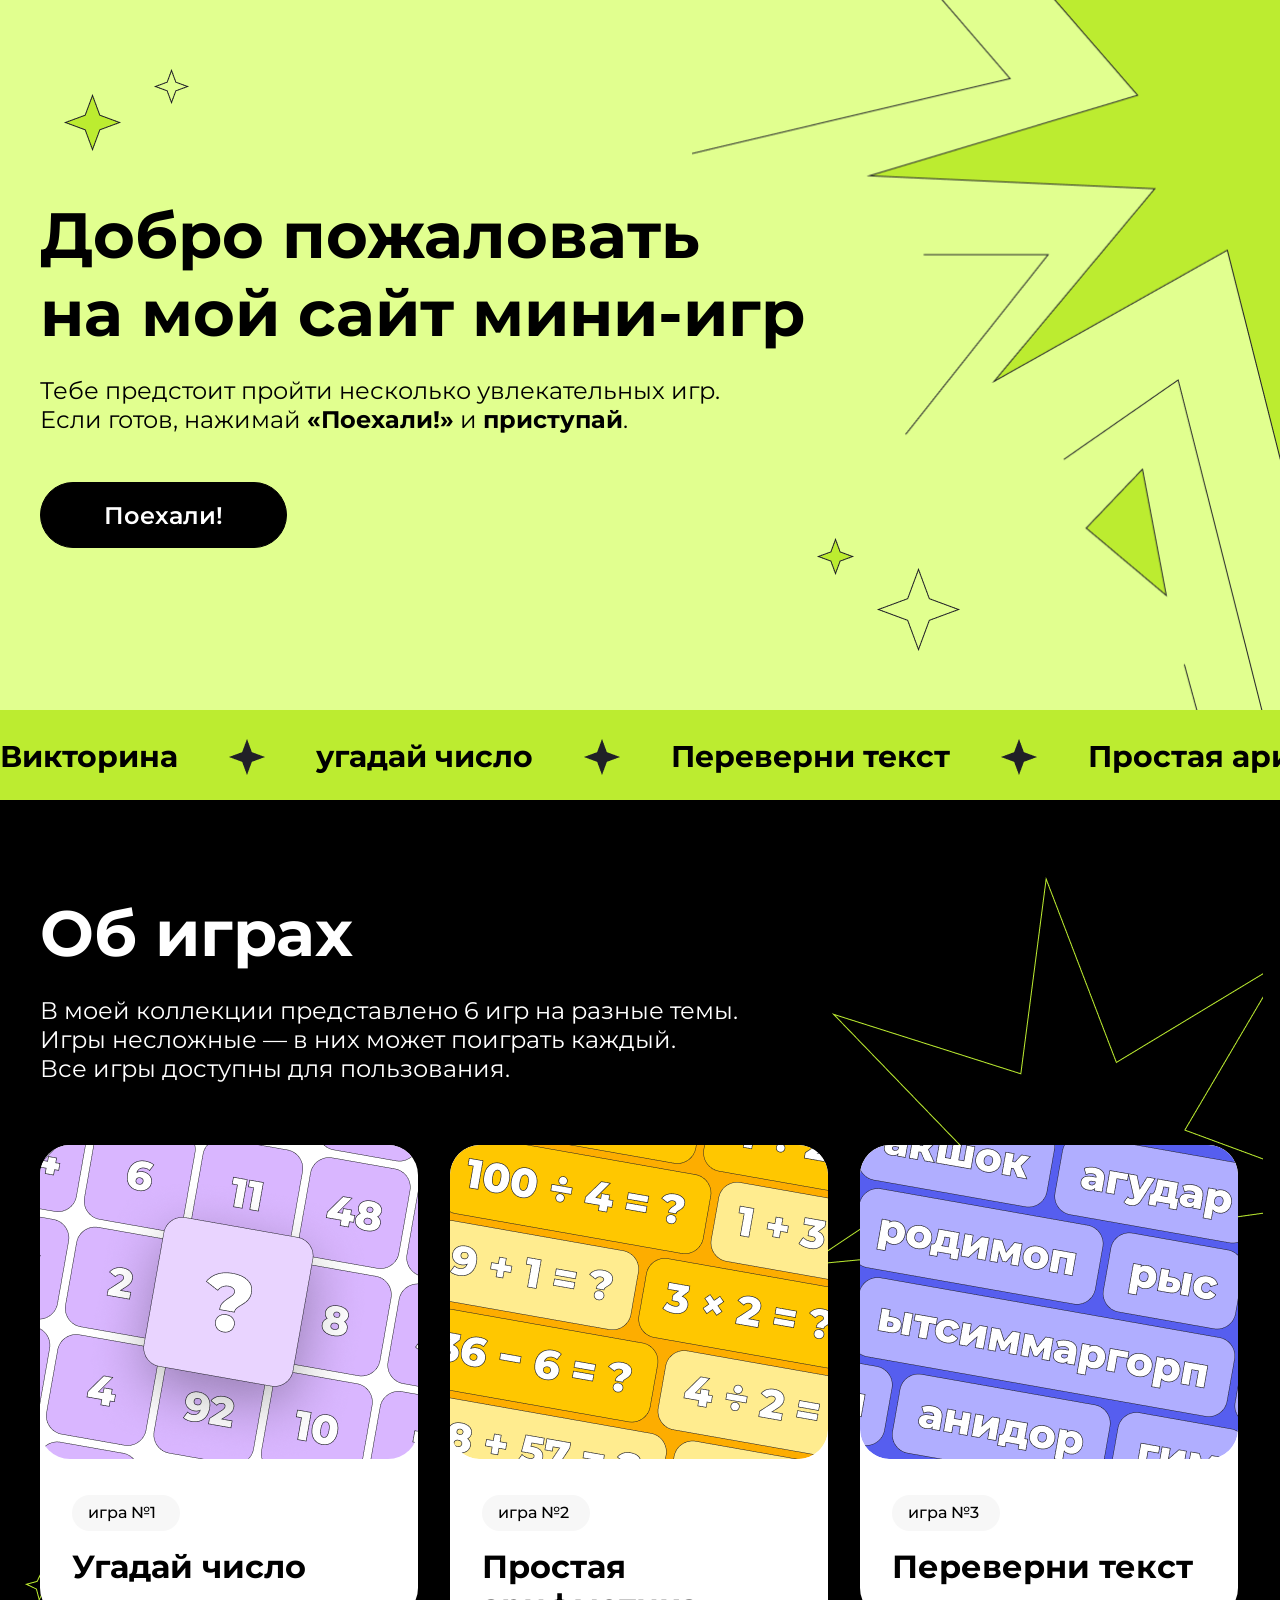
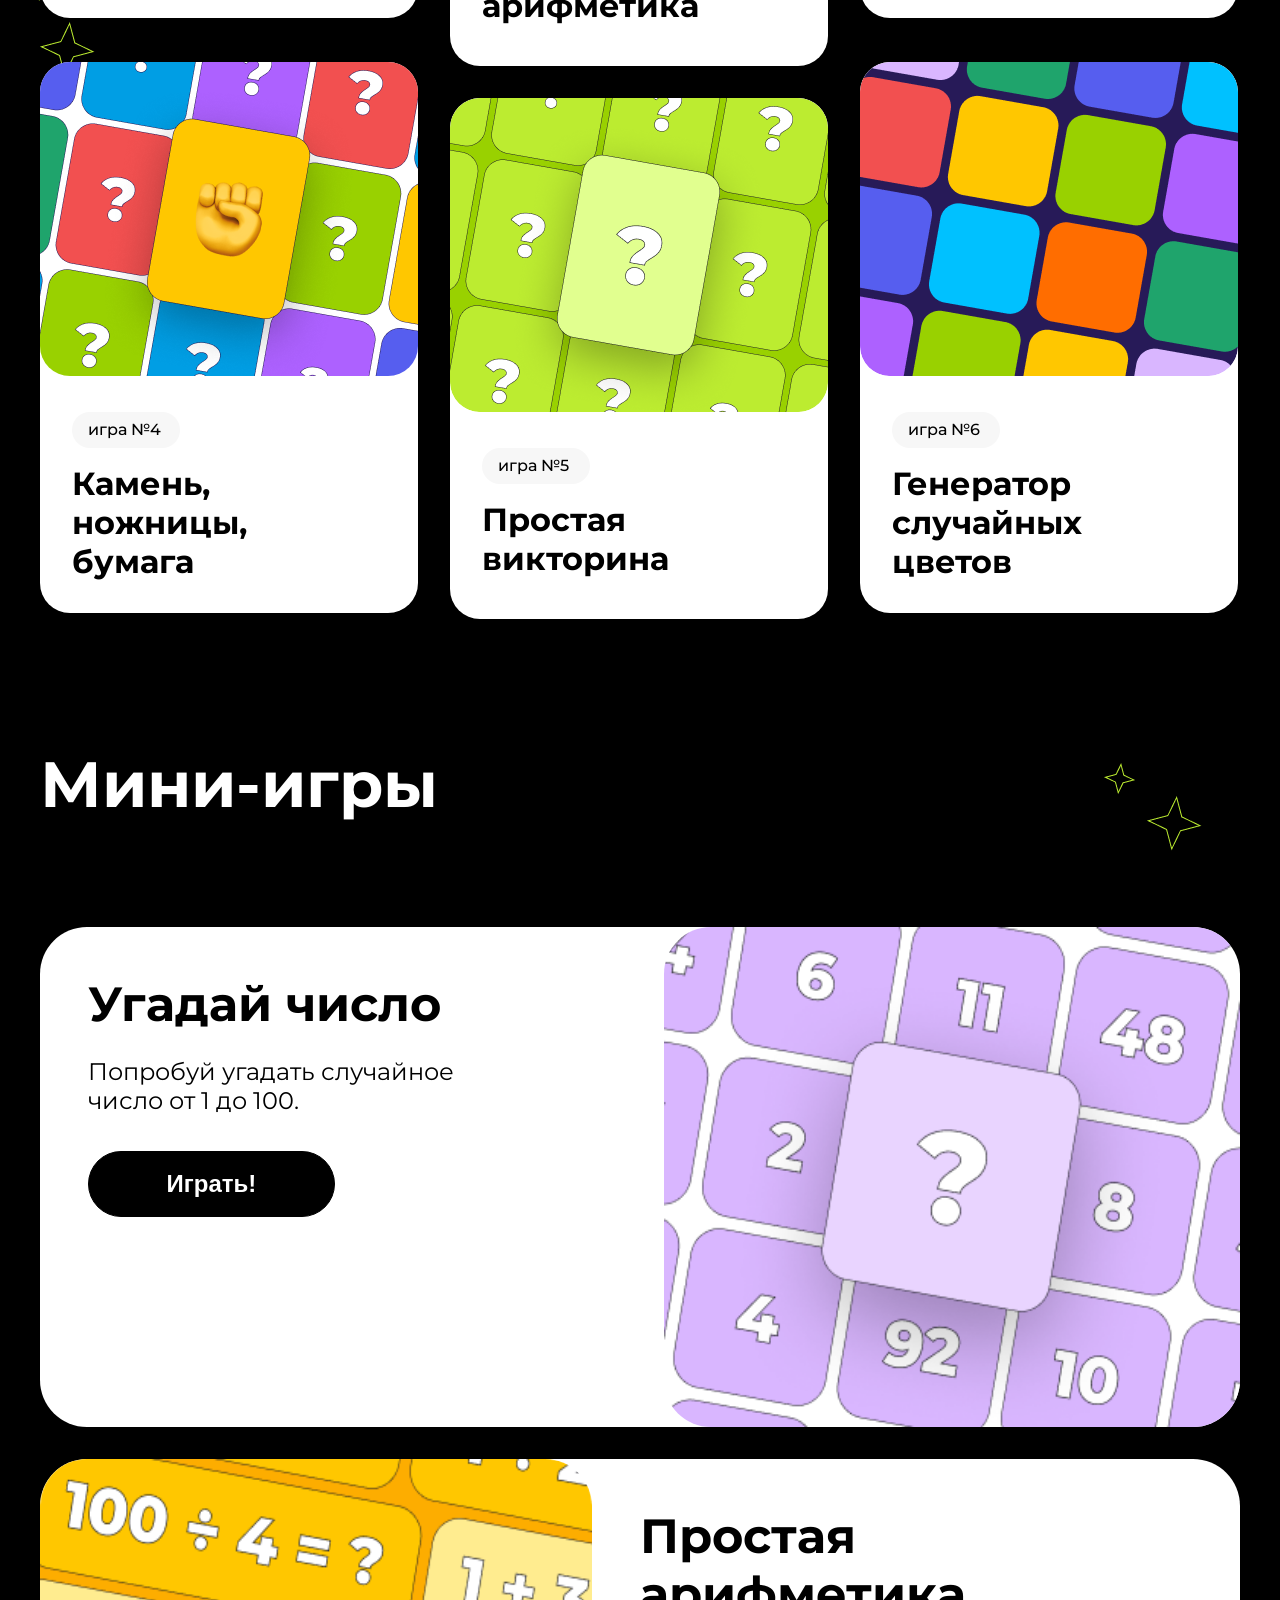
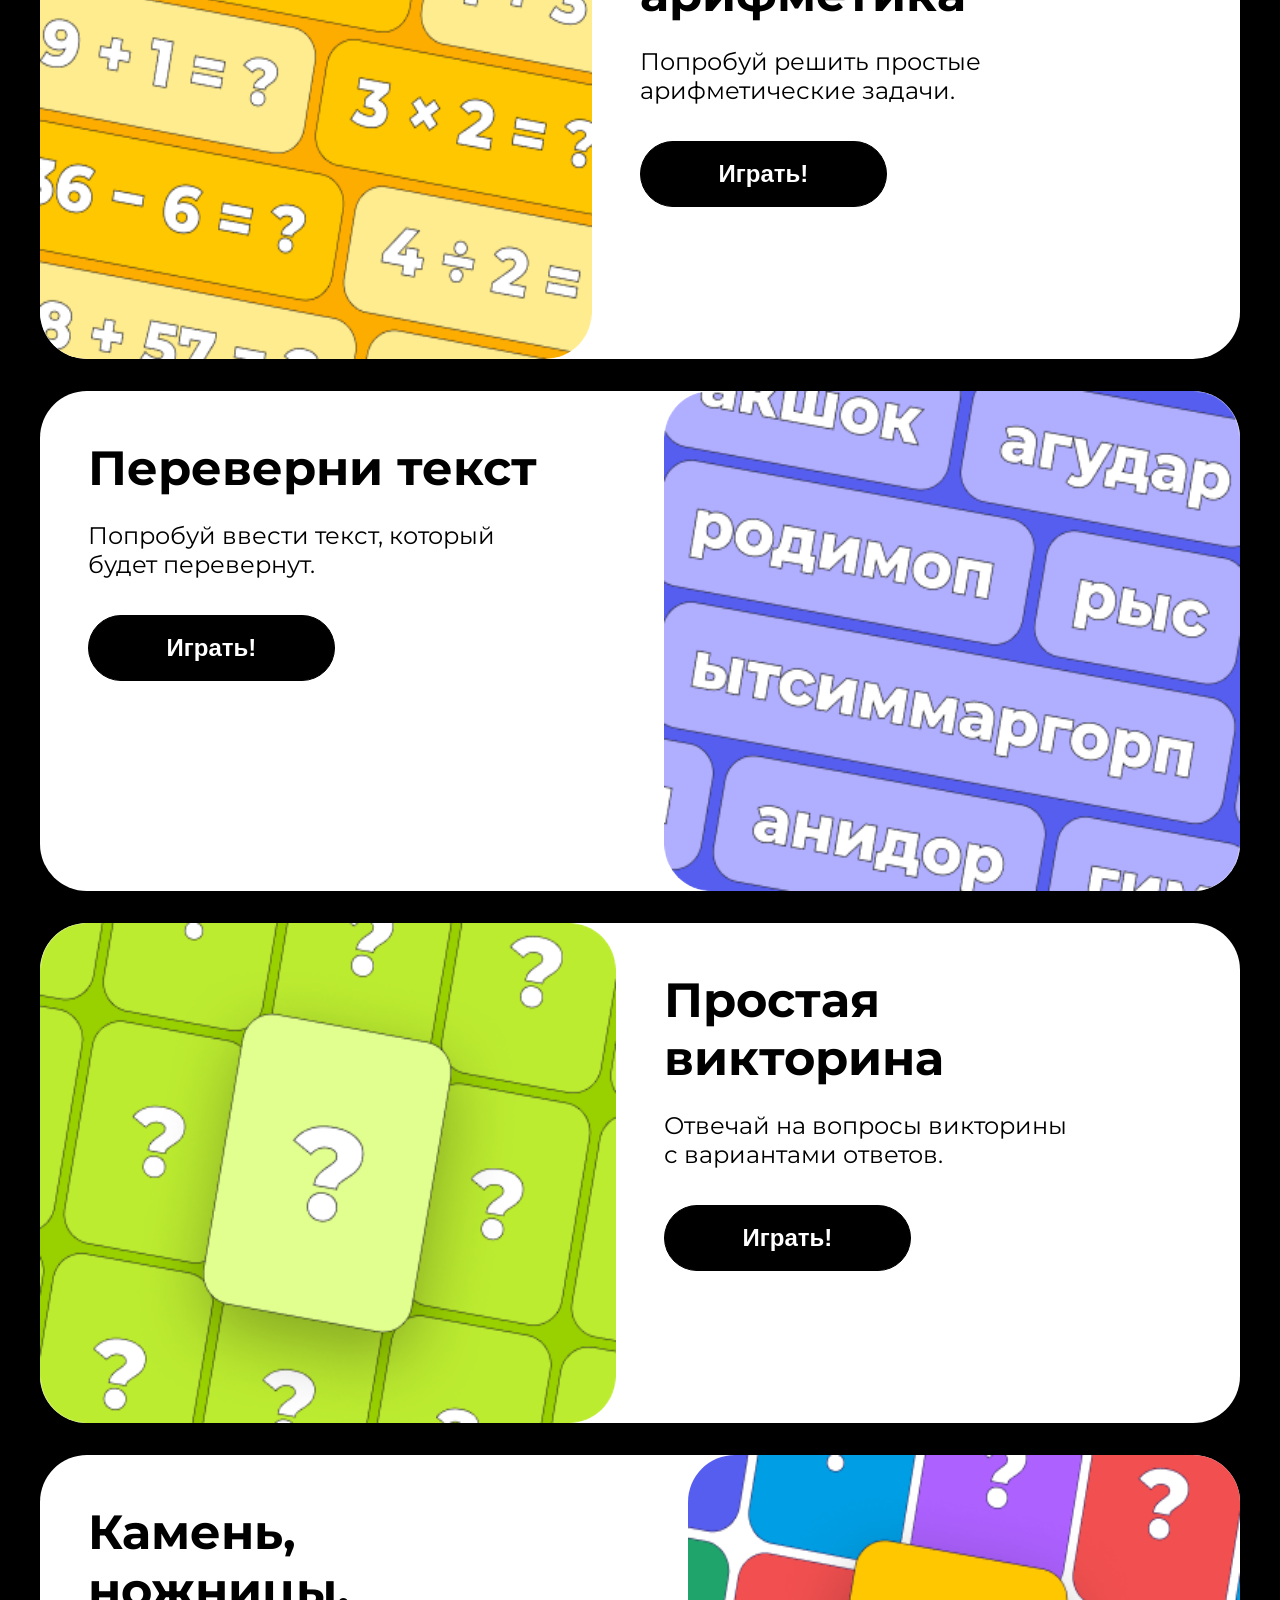
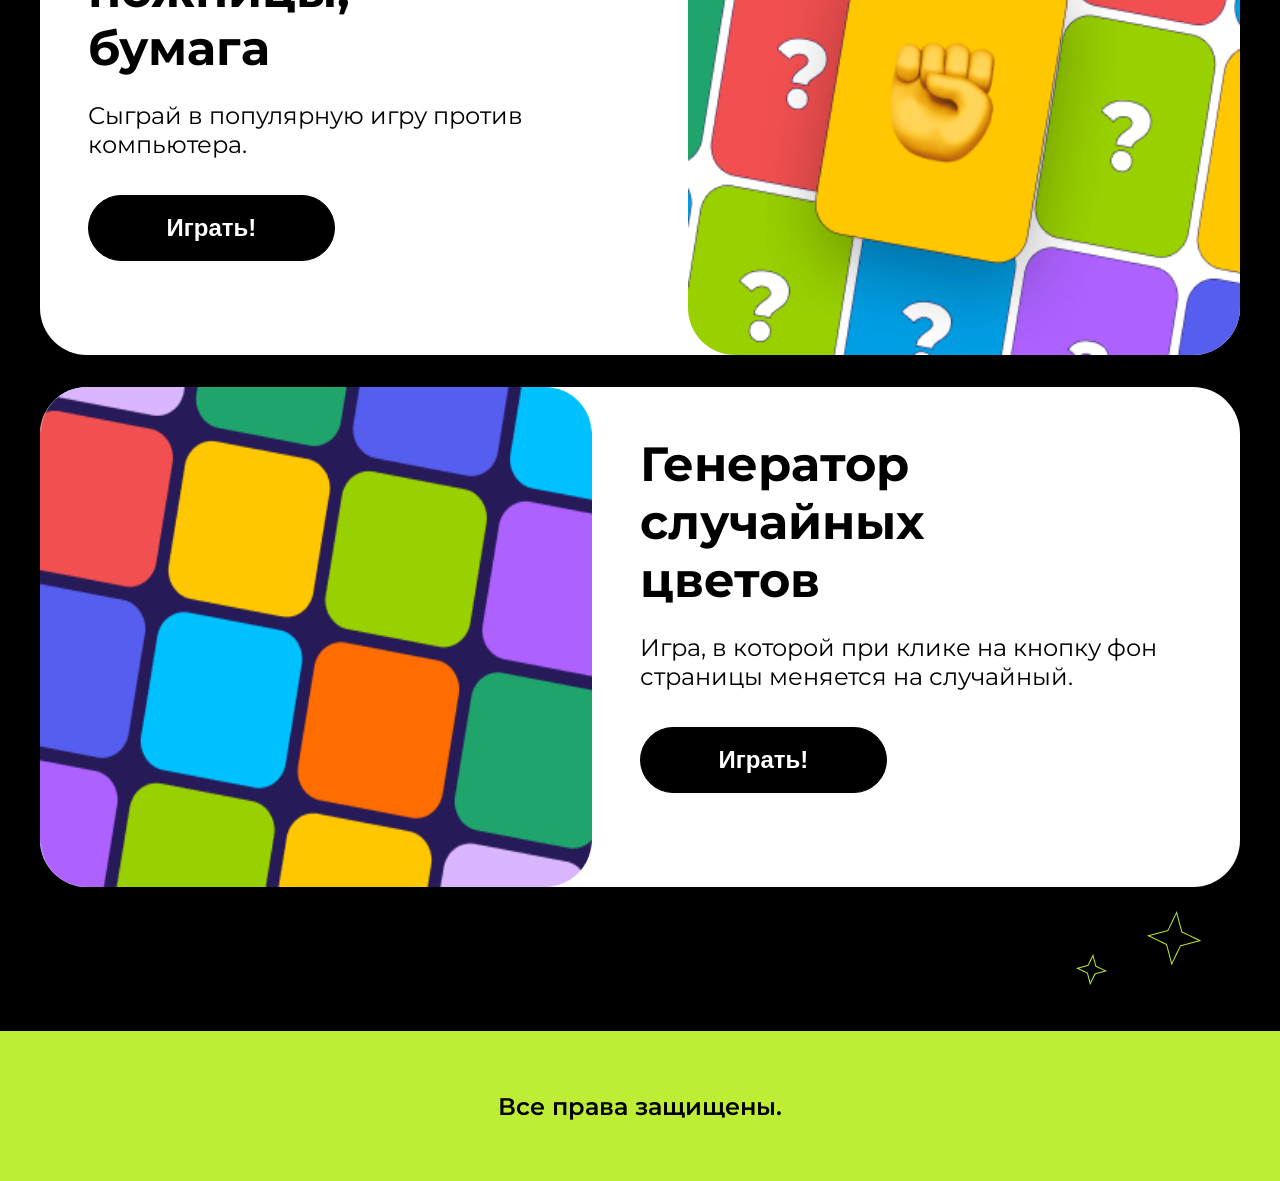
<file: index.html>
<!DOCTYPE html>
<html lang="en">

<head>
    <link rel="stylesheet" href="style.css">
    <link rel="stylesheet" href="mobile.css">
    <link rel="stylesheet" href="animation.css">
    <meta charset="UTF-8">
    <meta name="viewport" content="width=device-width, initial-scale=1.0">
    <link rel="preconnect" href="https://fonts.googleapis.com">
    <link rel="preconnect" href="https://fonts.gstatic.com" crossorigin>
    <link href="https://fonts.googleapis.com/css2?family=Montserrat:ital,wght@0,100..900;1,100..900&display=swap"
        rel="stylesheet">
    <title>Игровой мир</title>
</head>

<body class="body header">
    <div class="img">
                <img src="./img/img_top/Star 2.png" alt="#" class="img__star2">
                <img src="./img/img_top/Star 3.png" alt="#" class="img__star3">
                <img src="./img/img_top/Star 4.png" alt="#" class="img__star4">
                <img src="./img/img_top/Star 5.png" alt="#" class="img__star5">
                <img src="./img/img_top/Vector.png" alt="#" class="img__minboom">
    </div>    
    <article
        style="background-image: url(./img/img_top/Rectangle\ 111002150.png); background-position:center; background-repeat: no-repeat; background-size: cover;" class="header__background">

        <article class="hero center  img__bigBoom ">
            <div class="img__star2"></div>
            <div>
                <h1 class="hero__title">Добро пожаловать <br>на мой сайт мини-игр</h1>
                <p class="hero__text">Тебе предстоит пройти несколько увлекательных игр.<br> Если готов, нажимай
                    <b>«Поехали!»</b> и <b>приступай</b>.</p>
                <button class="hero__btn">Поехали!</button>
            </div>
        </article>


    </article>

    <article class="animationRunningText scrol">
        <article class="animationRunningText__scrol">
            <div class="scrol__pozit">
            <p>Викторина</p>
            <img src="./img/img_main/Star.png" alt="#" class="scrol__img">
            <p>угадай число</p>
            <img src="./img/img_main/Star.png" alt="#" class="scrol__img">
            <p>Переверни текст</p>
            <img src="./img/img_main/Star.png" alt="#" class="scrol__img">
            <p>Простая арифметика</p>
            <img src="./img/img_main/Star.png" alt="#" class="scrol__img">
            <p>Камень, ножницы, бумага</p>
            <img src="./img/img_main/Star.png" alt="#" class="scrol__img">
            <p>Генератор случайных цветов</p>
            <img src="./img/img_main/Star.png" alt="#" class="scrol__img">
            </div>
            
        </article>
    </article>

    <main class="main center img">
        <img src="./img/img_main/Star 1.png" class="img__mainBig" alt="#">
        <img src="./img/img_main/Star 11.png" class="img__main-1" alt="#">
        <img src="./img/img_main/Star 12.png" class="img__main-2" alt="#">
        <img src="./img/img_main/Star 11.png" class="img__main-3" alt="#">
        <img src="./img/img_main/Star 12.png" class="img__main-4" alt="#">
        <img src="./img/img_main/Star 11.png" class="img__main-5" alt="#">
        <img src="./img/img_main/Star 12.png" class="img__main-6" alt="#">
        <section>
            <h2 class="main__title">Об играх</h2>
            <p class="main__text">В моей коллекции представлено 6 игр на разные темы.<br>Игры несложные — в них может
                поиграть каждый.<br>
                Все игры доступны для пользования.</p>
            <p class="main__titleMobile">Мини-игры</p>
            <div class="main__cards">
                <a href="#gameOne" style="color: black; text-decoration: none;">
                    <article class="main__card main__card_min">
                        <img src="./img/img_cards/Group 1597880562.png" alt="" class="main__img">
                        <div>
                            <p class="main__number">игра №1</p>
                            <p class="main__text-card">Угадай число</p>
                        </div>
                    </article>
                </a>
                <a href="#gameTwo" style="color: black; text-decoration: none;">
                    <article class="main__card main__card_average">
                        <img src="./img/img_cards/Обложка карточки.png"alt="#" class="main__img">
                        <div>
                            <p class="main__number">игра №2</p>
                            <p class="main__text-card">Простая <br>арифметика</p>
                        </div>
                    </article>
                </a>
                <a href="#gameThree" style="color: black; text-decoration: none;">
                    <article class="main__card main__card_min">
                        <img src="./img/img_cards/Обложка карточки (2).png"alt="#" class="main__img">
                        <div>
                            <p class="main__number">игра №3</p>
                            <p class="main__text-card">Переверни текст</p>
                        </div>
                    </article>
                </a>
               
                    
                <a href="#gameFour" style="color: black; text-decoration: none;">
                    <article class="main__card main__card_poz">
                        <img src="./img/img_cards/Frame 2043683114.png"alt="#" class="main__img">
                        <img src="./img/img_cards/Group 1597880560.png"alt="#" class="main__img main__img_4">
                        <div>
                            <p class="main__number">игра №4</p>
                            <p class="main__text-card">Камень,<br> ножницы, <br>бумага</p>
                        </div>
                    </article>
                </a>
                 <a href="#gameFive" style="color: black; text-decoration: none;">
                    <article class="main__card main__card_average">
                        <img src="./img/img_cards/Обложка карточки (1).png"alt="#" class="main__img">
                        <div>
                            <p class="main__number">игра №5</p>
                            <p class="main__text-card">Простая<br>викторина</p>
                        </div>
                    </article>
                </a>
                <a href="#gameSix" style="color: black; text-decoration: none;">
                    <article class="main__card main__card_poz">
                        <img src="./img/img_cards/Обложка карточки (3).png"alt="#" class="main__img">
                        <div>
                            <p class="main__number">игра №6</p>
                            <p class="main__text-card">Генератор <br>случайных <br>цветов</p>
                        </div>
                    </article>
                </a>
            </div>

        </section>
        <section class="miniGame">
                <p class="miniGame__title">Мини-игры</p>
                <div class="miniGame__cart miniGame__cart_reverse" id="gameOne">
                    <img class="miniGame__img" src="./img/img_cards/Group 1597880562.png" alt="">
                    <div class="cart">
                        <p class="cart__title">Угадай число</p>
                        <p class="cart__text">Попробуй угадать случайное <br>число от 1 до 100.</p>
                        <button class="cart__btn" onclick="guessNumber()">Играть!</button>
                    </div>
                    
                </div>
                <div class="miniGame__cart" id="gameTwo">
                    <img class="miniGame__img" src="./img/img_cards/Обложка карточки.png" alt="">
                    <div class="cart cart_change">
                        <p class="cart__title">Простая <br>арифметика</p>
                        <p class="cart__text">Попробуй решить простые арифметические задачи.</p>
                        <button class="cart__btn" onclick="simpleArithmetic()">Играть!</button>
                    </div>
                    
                </div>
                <div class="miniGame__cart miniGame__cart_reverse" id="gameThree">
                    <img class="miniGame__img" src="./img/img_cards/Обложка карточки (2).png" alt="">
                    <div class="cart">
                        <p class="cart__title">Переверни текст</p>
                        <p class="cart__text">Попробуй ввести текст, который <br>будет перевернут.</p>
                        <button class="cart__btn" onclick="reversText()">Играть!</button>
                    </div>
                </div>
                <div class="miniGame__cart" id="gameFive">
                    <img class="miniGame__img" src="./img/img_cards/Обложка карточки (1).png" alt="">
                    <div class="cart">
                        <p class="cart__title">Простая<br>викторина</p>
                        <p class="cart__text">Отвечай на вопросы викторины<br>с вариантами ответов.</p>
                        <button class="cart__btn" id="myButton" onclick="startQuiz()">Играть!</button>
                    </div>
                    
                </div>
                <div class="miniGame__cart miniGame__cart_reverse" id="gameFour">
                    <img class="miniGame__img" src="./img/img_cards/Frame 2043683114.png" alt="">
                    <img class="miniGame__imgTwo" src="./img/img_cards/Group 1597880560.png" alt="" >
                    <div class="cart cart_change">
                        <p class="cart__title">Камень, <br>ножницы, <br>бумага</p>
                        <p class="cart__text">Сыграй в популярную игру против компьютера.</p>
                        <button class="cart__btn" onclick="stoneScissorsPaper()">Играть!</button>
                    </div>
                    
                </div>
                <div class="miniGame__cart" id="gameSix">
                    <img class="miniGame__img" src="./img/img_cards/Обложка карточки (3).png" alt="">
                    <div class="cart cart_change">
                        <p class="cart__title">Генератор <br>случайных <br>цветов</p>
                        <p class="cart__text">Игра, в которой при клике на кнопку фон страницы меняется на случайный.</p>
                        <button class="cart__btn">Играть!</button>
                    </div>
                    
                </div>
        </section>
    </main>
    <footer class="footer">
        <p class="footer__text">Все права защищены.</p>
    </footer>
    <script src="script.js"></script>
</body>

</html>
</file>
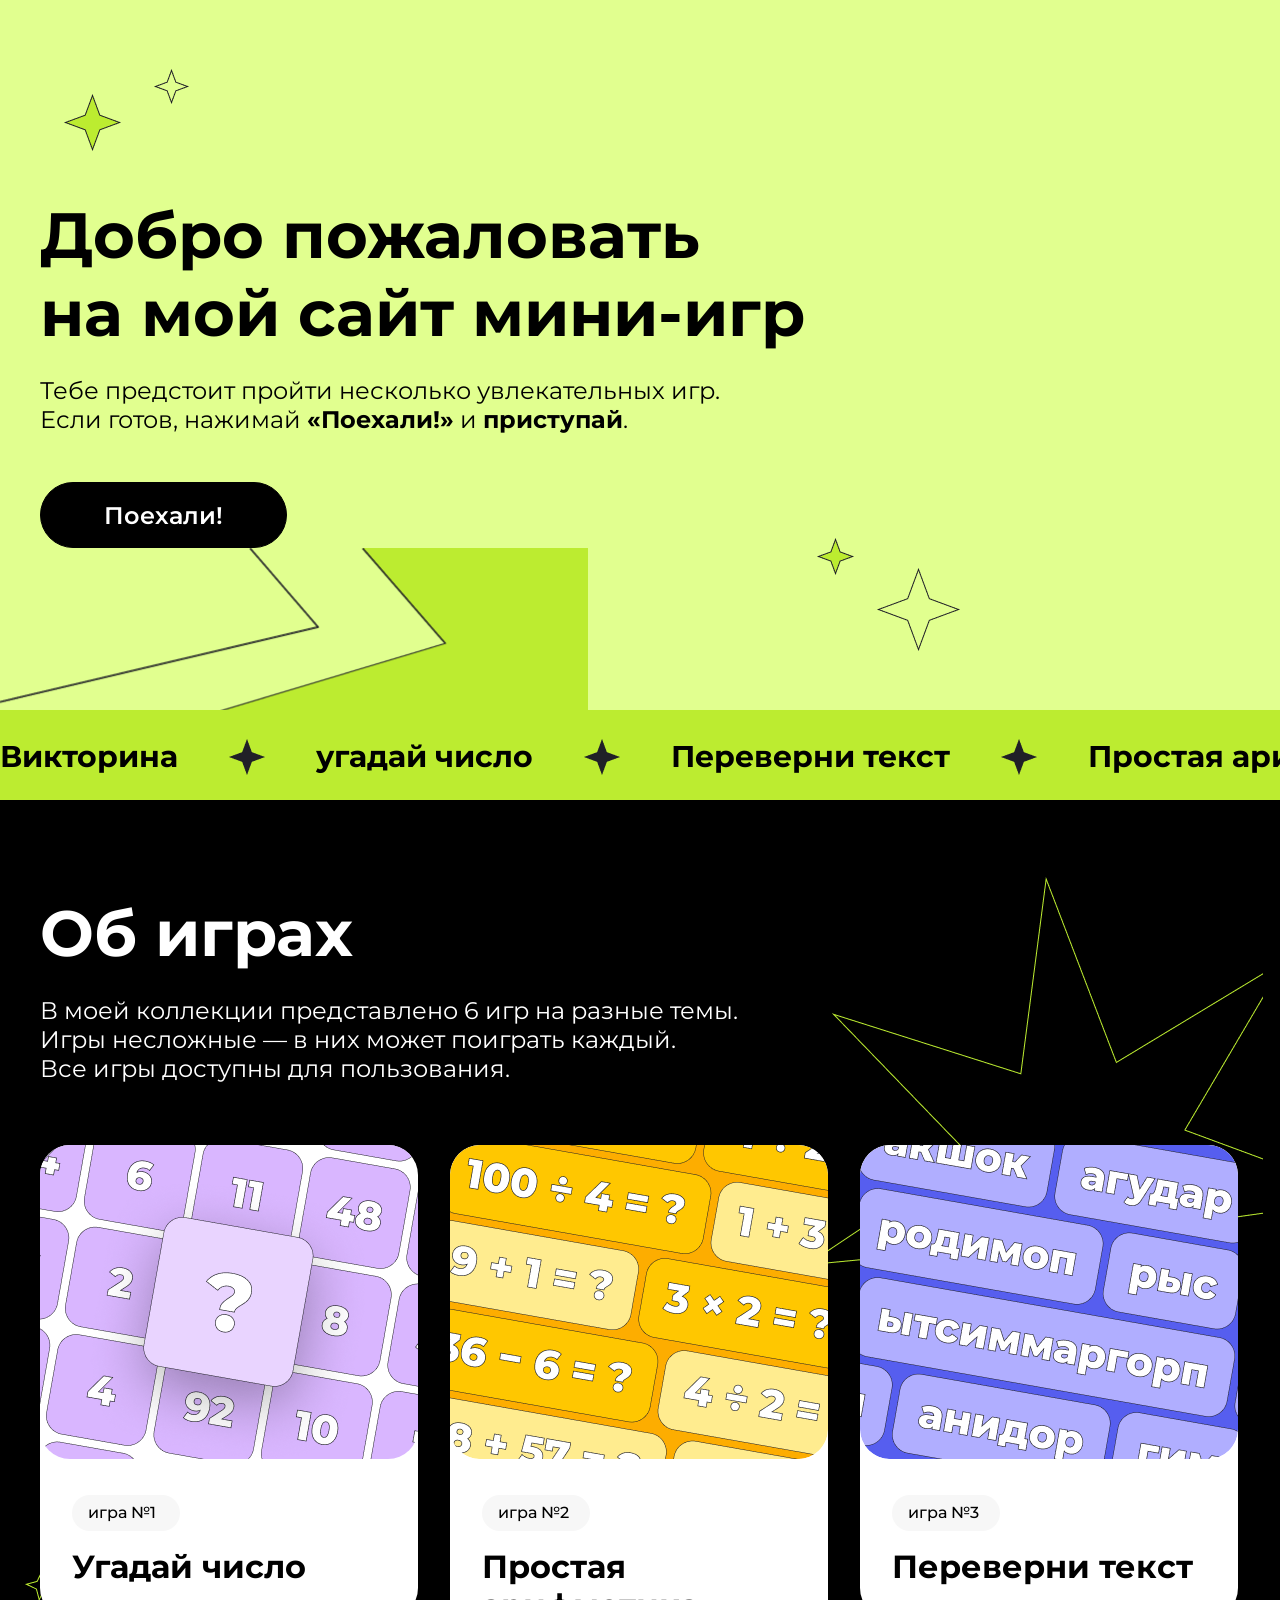
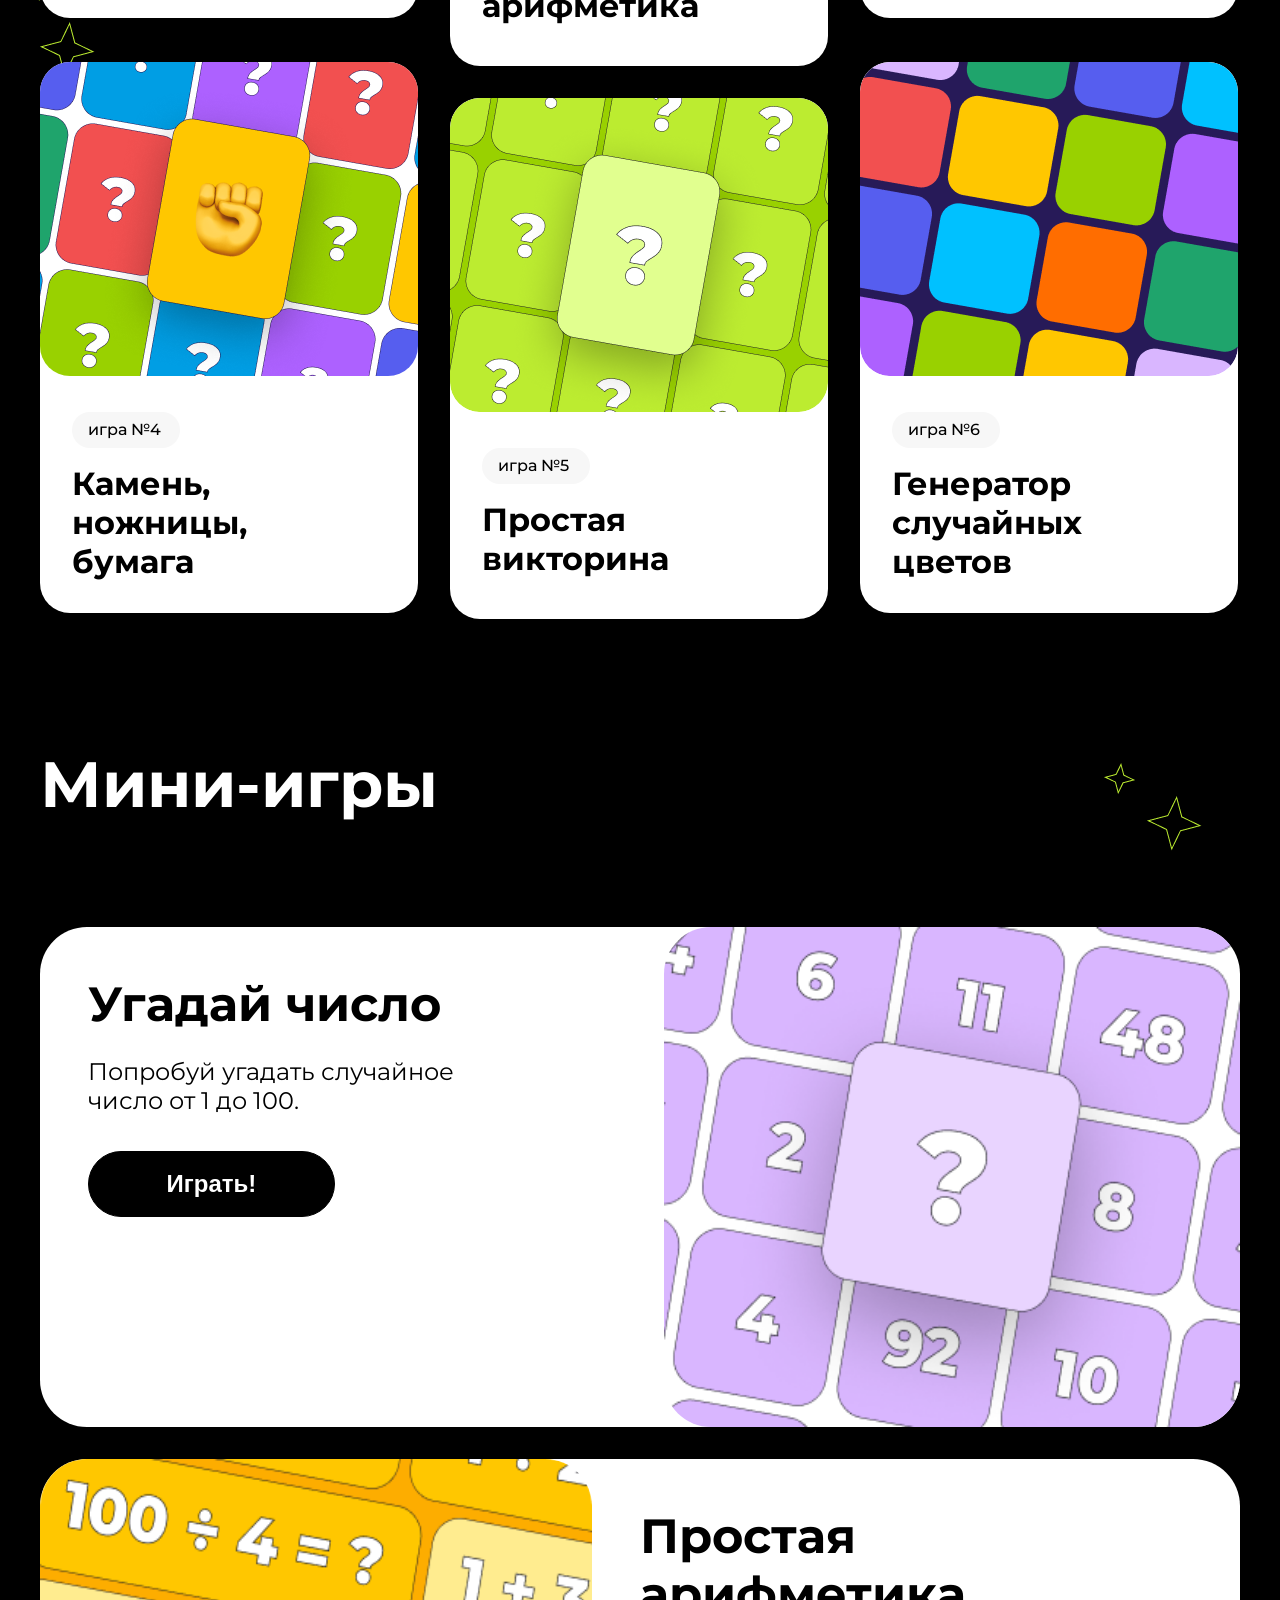
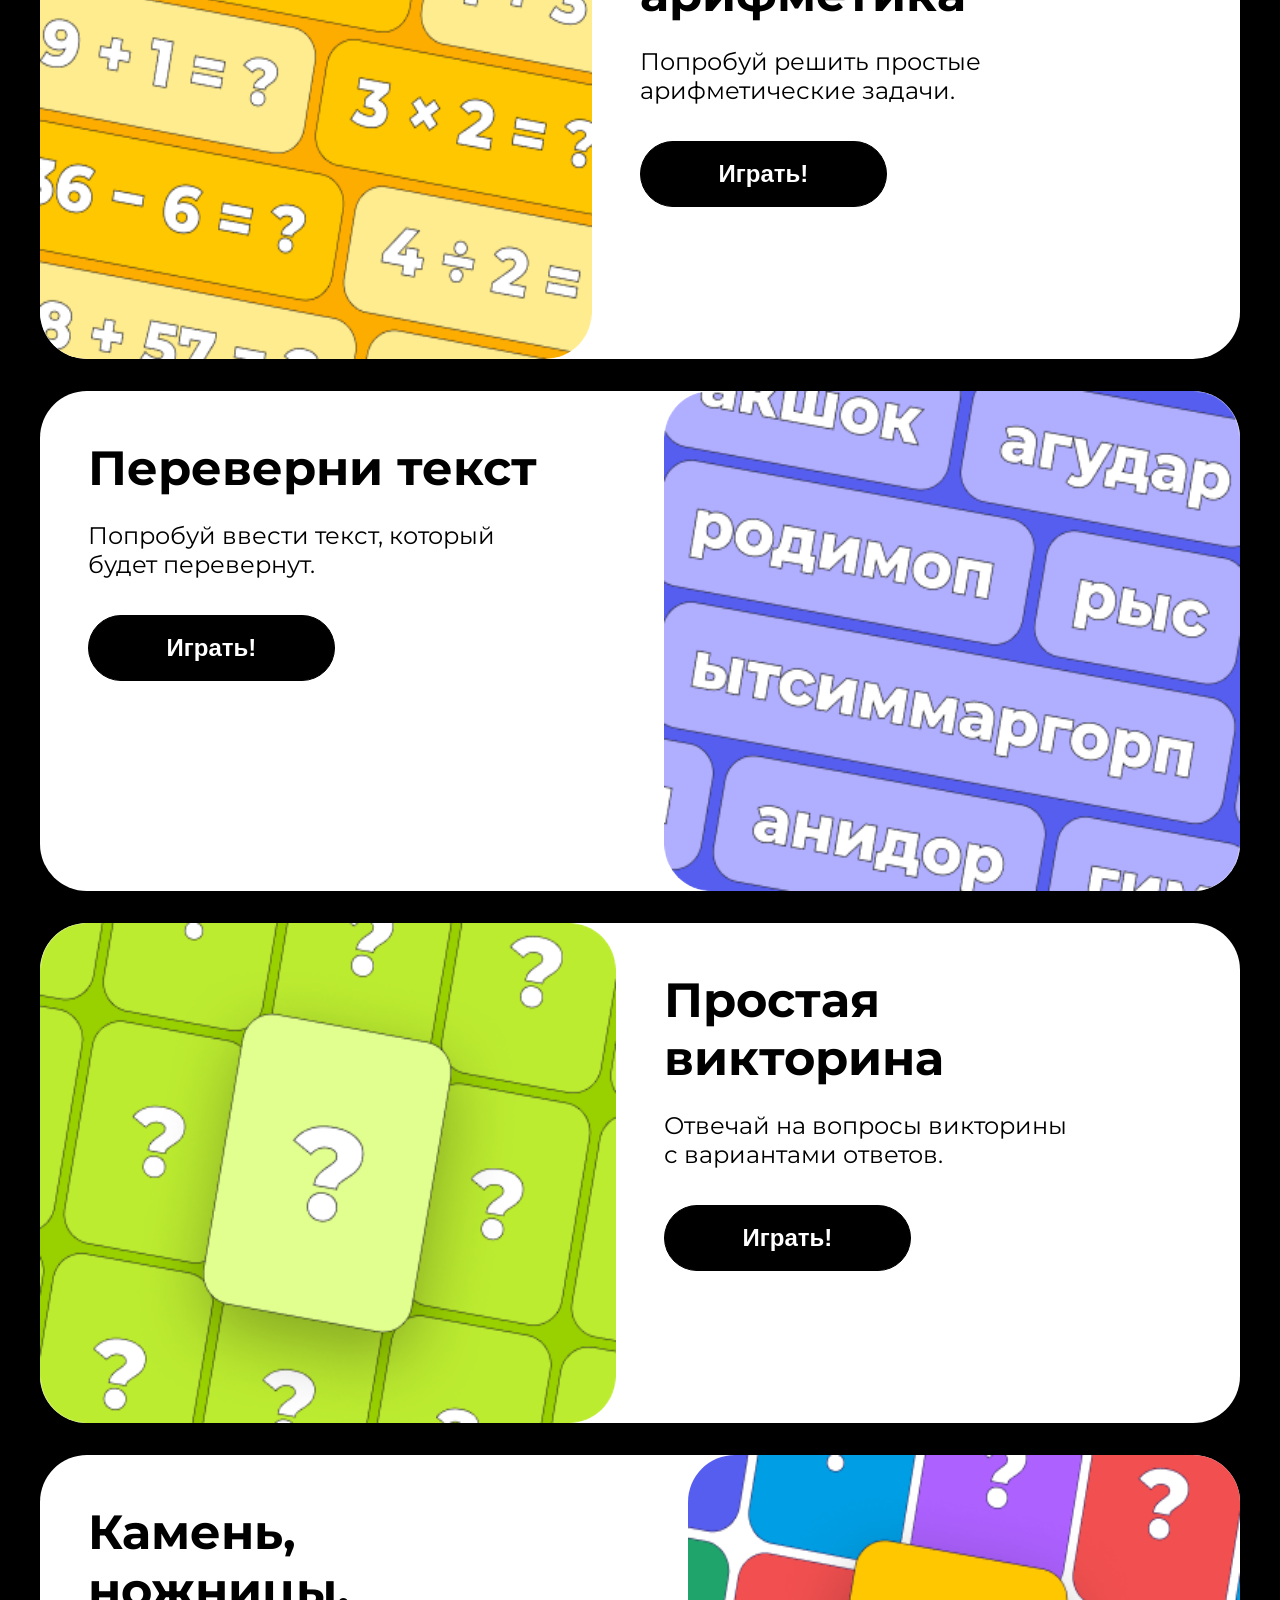
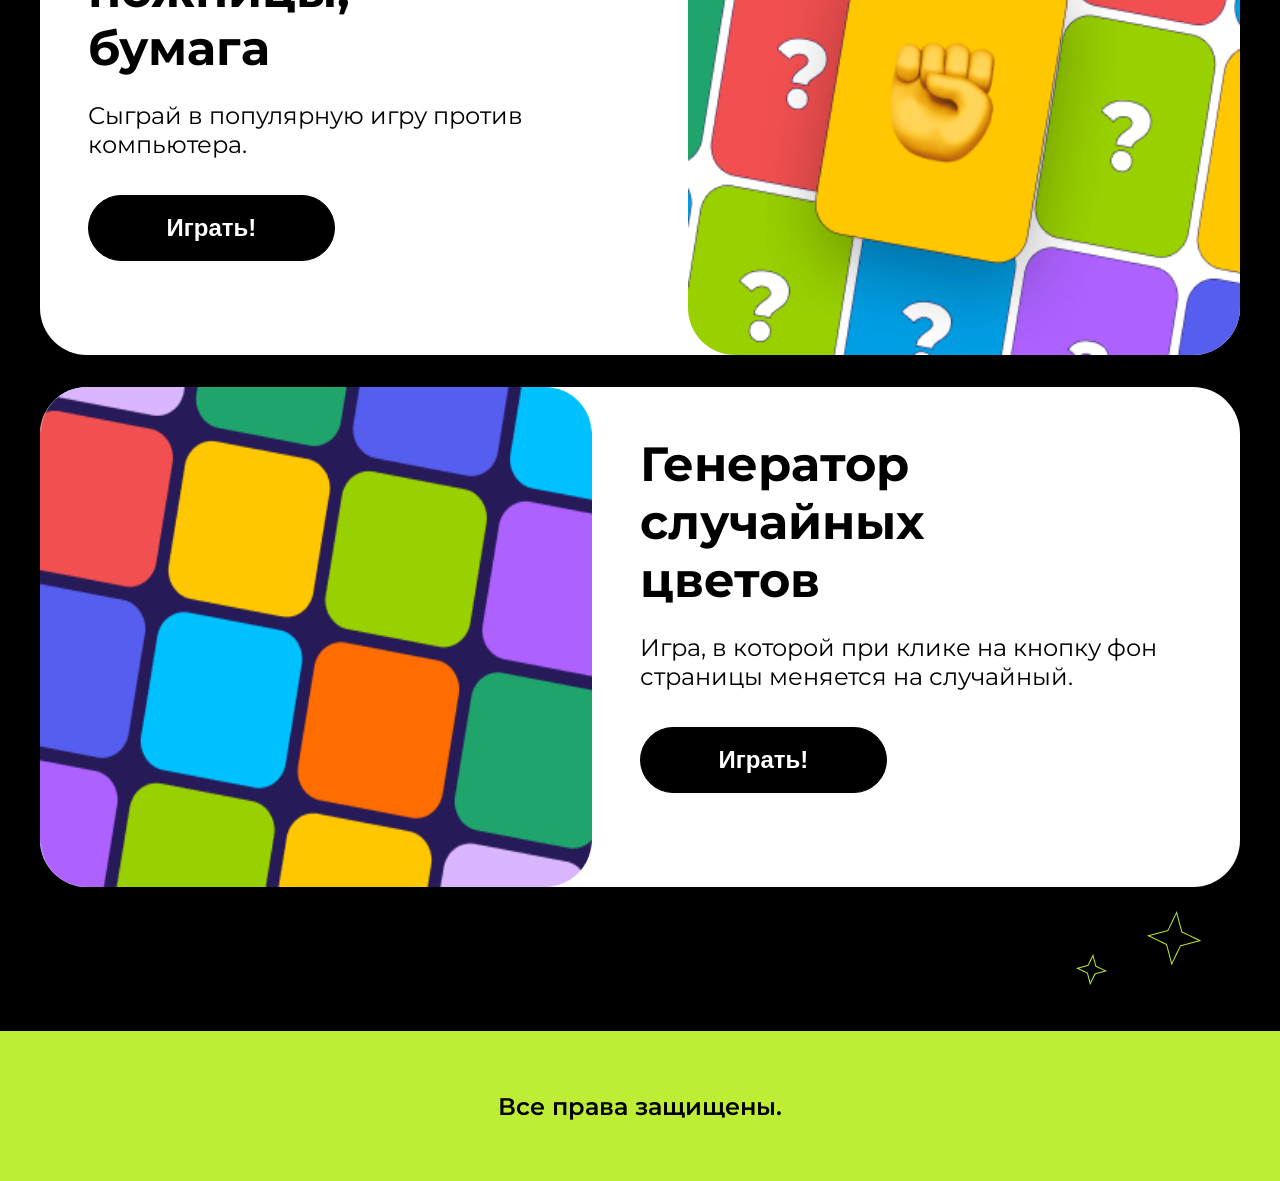
<file: coursework.html>
<!DOCTYPE html>
<html lang="en">

<head>
    <link rel="stylesheet" href="style.css">
    <link rel="stylesheet" href="mobile.css">
    <link rel="stylesheet" href="animation.css">
    <meta charset="UTF-8">
    <meta name="viewport" content="width=device-width, initial-scale=1.0">
    <link rel="preconnect" href="https://fonts.googleapis.com">
    <link rel="preconnect" href="https://fonts.gstatic.com" crossorigin>
    <link href="https://fonts.googleapis.com/css2?family=Montserrat:ital,wght@0,100..900;1,100..900&display=swap"
        rel="stylesheet">
    <title>Игровой мир</title>
</head>

<body class="body header">
    <article
        style="background-image: url(./img/img_top/Rectangle\ 111002150.png); background-position:center; background-repeat: no-repeat; background-size: cover;" class="header__background">

        <article class="hero center">
            <div>
                <h1 class="hero__title">Добро пожаловать <br>на мой сайт мини-игр</h1>
                <p class="hero__text">Тебе предстоит пройти несколько увлекательных игр.<br> Если готов, нажимай
                    <b>«Поехали!»</b> и <b>приступай</b>.</p>
                <button class="hero__btn">Поехали!</button>
            </div>
        </article>

        <div class="img">
            <img src="./img/img_top/Group 1597880565.png" alt="bym" class="img__bigBoom">
            <img src="./img/img_top/Star 2.png" alt="#" class="img__star2">
            <img src="./img/img_top/Star 3.png" alt="#" class="img__star3">
            <img src="./img/img_top/Star 4.png" alt="#" class="img__star4">
            <img src="./img/img_top/Star 5.png" alt="#" class="img__star5">
            <img src="./img/img_top/Vector.png" alt="#" class="img__minboom">
        </div>
    </article>

    <article class="animationRunningText scrol">
        <article class="animationRunningText__scrol">
            <div class="scrol__pozit">
            <p>Викторина</p>
            <img src="./img/img_main/Star.png" alt="#" class="scrol__img">
            <p>угадай число</p>
            <img src="./img/img_main/Star.png" alt="#" class="scrol__img">
            <p>Переверни текст</p>
            <img src="./img/img_main/Star.png" alt="#" class="scrol__img">
            <p>Простая арифметика</p>
            <img src="./img/img_main/Star.png" alt="#" class="scrol__img">
            <p>Камень, ножницы, бумага</p>
            <img src="./img/img_main/Star.png" alt="#" class="scrol__img">
            <p>Генератор случайных цветов</p>
            <img src="./img/img_main/Star.png" alt="#" class="scrol__img">
            </div>
            
        </article>
    </article>

    <main class="main center img">
        <img src="./img/img_main/Star 1.png" class="img__mainBig" alt="#">
        <img src="./img/img_main/Star 11.png" class="img__main-1" alt="#">
        <img src="./img/img_main/Star 12.png" class="img__main-2" alt="#">
        <img src="./img/img_main/Star 11.png" class="img__main-3" alt="#">
        <img src="./img/img_main/Star 12.png" class="img__main-4" alt="#">
        <img src="./img/img_main/Star 11.png" class="img__main-5" alt="#">
        <img src="./img/img_main/Star 12.png" class="img__main-6" alt="#">
        <section>
            <h2 class="main__title">Об играх</h2>
            <p class="main__text">В моей коллекции представлено 6 игр на разные темы.<br>Игры несложные — в них может
                поиграть каждый.<br>
                Все игры доступны для пользования.</p>
            <p class="main__titleMobile">Мини-игры</p>
            <div class="main__cards">
                <a href="#gameOne" style="color: black; text-decoration: none;">
                    <article class="main__card main__card_min">
                        <img src="./img/img_cards/Group 1597880562.png" alt="" class="main__img">
                        <div>
                            <p class="main__number">игра №1</p>
                            <p class="main__text-card">Угадай число</p>
                        </div>
                    </article>
                </a>
                <a href="#gameTwo" style="color: black; text-decoration: none;">
                    <article class="main__card main__card_average">
                        <img src="./img/img_cards/Обложка карточки.png"alt="#" class="main__img">
                        <div>
                            <p class="main__number">игра №2</p>
                            <p class="main__text-card">Простая <br>арифметика</p>
                        </div>
                    </article>
                </a>
                <a href="#gameThree" style="color: black; text-decoration: none;">
                    <article class="main__card main__card_min">
                        <img src="./img/img_cards/Обложка карточки (2).png"alt="#" class="main__img">
                        <div>
                            <p class="main__number">игра №3</p>
                            <p class="main__text-card">Переверни текст</p>
                        </div>
                    </article>
                </a>
               
                    
                <a href="#gameFour" style="color: black; text-decoration: none;">
                    <article class="main__card main__card_poz">
                        <img src="./img/img_cards/Frame 2043683114.png"alt="#" class="main__img">
                        <img src="./img/img_cards/Group 1597880560.png"alt="#" class="main__img main__img_4">
                        <div>
                            <p class="main__number">игра №4</p>
                            <p class="main__text-card">Камень,<br> ножницы, <br>бумага</p>
                        </div>
                    </article>
                </a>
                 <a href="#gameFive" style="color: black; text-decoration: none;">
                    <article class="main__card main__card_average">
                        <img src="./img/img_cards/Обложка карточки (1).png"alt="#" class="main__img">
                        <div>
                            <p class="main__number">игра №5</p>
                            <p class="main__text-card">Простая<br>викторина</p>
                        </div>
                    </article>
                </a>
                <a href="#gameSix" style="color: black; text-decoration: none;">
                    <article class="main__card main__card_poz">
                        <img src="./img/img_cards/Обложка карточки (3).png"alt="#" class="main__img">
                        <div>
                            <p class="main__number">игра №6</p>
                            <p class="main__text-card">Генератор <br>случайных <br>цветов</p>
                        </div>
                    </article>
                </a>
            </div>

        </section>
        <section class="miniGame">
                <p class="miniGame__title">Мини-игры</p>
                <div class="miniGame__cart miniGame__cart_reverse" id="gameOne">
                    <img class="miniGame__img" src="./img/img_cards/Group 1597880562.png" alt="">
                    <div class="cart">
                        <p class="cart__title">Угадай число</p>
                        <p class="cart__text">Попробуй угадать случайное <br>число от 1 до 100.</p>
                        <button class="cart__btn" onclick="guessNumber()">Играть!</button>
                    </div>
                    
                </div>
                <div class="miniGame__cart" id="gameTwo">
                    <img class="miniGame__img" src="./img/img_cards/Обложка карточки.png" alt="">
                    <div class="cart cart_change">
                        <p class="cart__title">Простая <br>арифметика</p>
                        <p class="cart__text">Попробуй решить простые арифметические задачи.</p>
                        <button class="cart__btn" onclick="simpleArithmetic()">Играть!</button>
                    </div>
                    
                </div>
                <div class="miniGame__cart miniGame__cart_reverse" id="gameThree">
                    <img class="miniGame__img" src="./img/img_cards/Обложка карточки (2).png" alt="">
                    <div class="cart">
                        <p class="cart__title">Переверни текст</p>
                        <p class="cart__text">Попробуй ввести текст, который <br>будет перевернут.</p>
                        <button class="cart__btn" onclick="reversText()">Играть!</button>
                    </div>
                </div>
                <div class="miniGame__cart" id="gameFour">
                    <img class="miniGame__img" src="./img/img_cards/Обложка карточки (1).png" alt="">
                    <div class="cart">
                        <p class="cart__title">Простая<br>викторина</p>
                        <p class="cart__text">Отвечай на вопросы викторины<br>с вариантами ответов.</p>
                        <button class="cart__btn" id="myButton" onclick="startQuiz()">Играть!</button>
                    </div>
                    
                </div>
                <div class="miniGame__cart miniGame__cart_reverse" id="gameFive">
                    <img class="miniGame__img" src="./img/img_cards/Frame 2043683114.png" alt="">
                    <img class="miniGame__imgTwo" src="./img/img_cards/Group 1597880560.png" alt="" >
                    <div class="cart cart_change">
                        <p class="cart__title">Камень, <br>ножницы, <br>бумага</p>
                        <p class="cart__text">Сыграй в популярную игру против компьютера.</p>
                        <button class="cart__btn" onclick="stoneScissorsPaper()">Играть!</button>
                    </div>
                    
                </div>
                <div class="miniGame__cart" id="gameSix">
                    <img class="miniGame__img" src="./img/img_cards/Обложка карточки (3).png" alt="">
                    <div class="cart cart_change">
                        <p class="cart__title">Генератор <br>случайных <br>цветов</p>
                        <p class="cart__text">Игра, в которой при клике на кнопку фон страницы меняется на случайный.</p>
                        <button class="cart__btn">Играть!</button>
                    </div>
                    
                </div>
        </section>
    </main>
    <footer class="footer">
        <p class="footer__text">Все права защищены.</p>
    </footer>
    <script src="script.js"></script>
</body>

</html>
</file>
<file: style.css>
*{
    margin: 0;
    padding: 0;
    box-sizing: border-box;
}
.body{
    font-family: 'Montserrat';
}
.center{
    padding-left: max( 20px, calc(50% - 600px));
    padding-right: max( 20px, calc(50% - 600px));
}

.header__background{
    height: 800px;
}

.hero{
    padding-top: 196px;
    position: relative;
}

.hero__title{
 margin-bottom: 24px;
 font-size: 64px;
 font-weight: 700;
}

.hero__text{
    font-size: 24px;
    font-weight: 400;
}

.hero__btn{
    width: 247px;
    height: 66px;
    font-weight: 600;
    font-size: 24px;
    font-family: 'Montserrat';
    border-radius: 60px;
    border: 1px solid #000;
    color: white;
    background: #000;
    margin-top: 48px;
    transition: 1s;
}
.hero__btn:hover{
    color: #000;
    background: #fff;
}


.animationRunningText{
    font-size: 30px;
    font-weight: 700;
    height: 90px;
    width: 100%;
    overflow:hidden;
    background:#BCEC30;
    position: absolute;
    top: 710px;
}
.animationRunningText__scrol{
    display: inline-block;
    white-space: nowrap;
    animation: RunningText 20s linear infinite ;
    margin-top: 28px;
}
.scrol__pozit{
display: flex;
    flex-direction: row;
    align-items: center;
    gap: 51px;
}
.scrol__img{
    width: 36px;
    height: 36px;
}

.img__bigBoom{
    background-image: url(./img/img_top/Group\ 1597880565.png);
    background-repeat: no-repeat;
    background-position: right center;
    background-size: contain;
    height: 800px;
}
.img__star2{
    position: absolute;
    top:94px;
    left: 64px;
}

.img__star3{
    position: absolute;
    top:69px;
    left: 154px;
}

.img__star4{
    position: absolute;
    top:568px;
    left: 877px;
}

.img__star5{
    position: absolute;
    top:538px;
    left: 817px;
}
.img__minboom{
    display: none;
}


.main{
    background: #000;
    position: relative;
}

.img__mainBig{
    position: absolute;
    left: 805px;
    top: 77px;
}

.img__main-1{
    position: absolute;
    left: 25px;
    top: 770px;
}

.img__main-2{
    position: absolute;
    left: 40px;
    top: 822px;
}
.img__main-3{
    position: absolute;
    top: 1563px;
    left: 1104px;
}
.img__main-4{
    position: absolute;
    top: 1596px;
    left: 1147px;
}
.img__main-5{
    position: absolute;
    bottom: 45px;
    left: 1076px;
}
.img__main-6{
    position: absolute;
    bottom: 65px;
    left: 1147px;
}
.main__titleMobile{
    display: none;
}
.main__title{
    color: #fff;
    font-size: 64px;
    font-weight: 700;
    padding-top: 94px;
}

.main__text{
    color: #fff;
    font-size: 24px;
    font-weight: 400;
    margin-top: 24px;
    margin-bottom: 62px;
    width: 788px;
}

.main__img{
    border-radius: 30px;
}



.main__cards{
    display: flex;
    flex-wrap: wrap;
    gap: 32px;
    position: relative;
}
.main__img_4{
    position: absolute;
    top: 30px;
    left: 65px;
}

.main__card_poz{
    position: absolute;
    top: -36px;
}

.main__card{
    background: #fff;
    width: 378px;
    height: 551px;
    border-radius: 30px;
    position: relative;
}

.main__card_min{
    height: 473px;
    width: 378px;
}

.main__card_average{
    height: 521px;
    width: 378px;
}

.main__number{
    background: #f7f7f7;
    width:108px;
    height: 36px;
    border-radius: 53px;
    margin-left: 32px;
    margin-top: 32px;
    padding-top: 8px;
    padding-left: 16px;
    font-size: 16px;
    font-weight: 500;
}

.main__text-card{
    font-size: 32px;
    font-weight: 700;
    margin-left: 32px;
    margin-top: 16px;
}

.miniGame{
    padding-bottom: 144px;
    display: flex;
    flex-direction: column;
    gap: 32px;
}

.miniGame__title{
 color: #fff;
 font-weight: 700;
 font-size: 64px;
 margin-top: 96px;
 padding-bottom: 72px;
}

.miniGame__cart{
    background-color: #fff;
    width: 100%;
    height: 500px;
    border-radius:47px;
    display: flex;
    justify-content: space-between;
    position: relative;

}

.miniGame__cart_reverse{
    display: flex;
    justify-content: space-between;
    flex-direction: row-reverse;
}

.cart{
    width: 100%;
    margin-left: 48px;
    margin-top: 48px;
}
.cart_change{
    width: 100%;
    margin-right: 48px;
}

.cart__title{
    font-weight: 700;
    font-size: 48px;
}

.cart__text{
    font-weight: 400;
    font-size: 24px;
    margin-top: 24px;
}

.cart__btn{
    color: #fff;
    background: #000;
    border-radius: 60px;
    border: #000 1px solid;
    width: 247px;
    height: 66px;
    margin-top: 36px;
    font-size: 24px;
    font-weight: 600;
    transition: 1s;
}

.cart__btn:hover{
    color: #000;
    background: #fff;
}

.miniGame__img{
    width: 100%;
    border-radius: 47px;
}

.miniGame__imgTwo{
    position: absolute;
    width: 384px;
    height: 458px;
    left: 710px;
    top: 42px;
}

.footer{
    background: #BDED35;
    height: 150px;
    display: flex;
    justify-content: center;
    align-items: center;
}

.footer__text{
    font-size: 24px;
    font-weight: 600;
}
</file>
<file: mobile.css>
@media(max-width: 376px)
{
.center{
    padding-left: 16px;
    padding-right: 16px;
}

.hero__background{
    height: 700px;
}

.hero{
    padding-top: 147px;
    text-align: center;
}

.hero__title{
    font-size: 40px;
}

.hero__text{
    font-size: 16px;
}

.hero__btn{
    margin-top: 36px;
    width: 285px;
    height: 55px;
    font-size: 16px;
}

.img__bigBoom{
    display: none;
}
.img__star2{
    width: 35px;
    height: 35px;
    left: 37px;
    top: 97px;
}
.img__star3{
    width: 21px;
    height: 21px;
    left: 92px;
    top: 64px;
}
.img__star4{
    width: 39px;
    height: 41px;
    left: 304px;
    top: 580px;
}
.img__star5{
    width: 18px;
    height: 18px;
    left: 273px;
    top: 557px;
}
.img__minboom{
    display: block;
    float: right;
    margin-right: 0;
}

.animationRunningText{
    top: 748px;
    font-size: 16px;
    height: 52px;
}
.animationRunningText__scrol{
    margin-top: 16px;
}
.scrol__img{
    width: 19px;
    height: 19px;
}


.main{
    padding-bottom: 10px;
}

.main__titleMobile{
    display: block;
    font-size: 40px;
    font-weight: 700;
    color: white;
    padding-top: 48px;
    padding-bottom: 48px;
}
.main__card_poz{
    position: absolute;
    top: 0;
}
.main__card{
    display: none;
}
.main__img{
    width: 343px;
}
.main__img_4{
    width: 223px;
    height: 260px;
    left: 62px;
    top: 30px;
}

.main__title{
    display: none;
}
.main__text{
    display: none;
}



.miniGame{
    padding-bottom: 0;
    display: flex;
    flex-direction: column;
    gap: 24px;
}

.miniGame__title{
    display: none;
}

.img__mainBig{
    display: none;
}
.img__main-1{
    display: none;
}
.img__main-2{
    display: none;
}
.img__main-3{
    display: none;
}
.img__main-4{
    display: none;
}
.img__main-5{
    display: none;
}
.img__main-6{
    display: none;
}

.miniGame__cart{
    flex-direction: column;
    width: auto;
    height:100%;
    margin-bottom:0;
}

.miniGame__imgTwo{
    width: 227px;
    height: 243px;
    left: 58px;
    top: 33px;
}

.miniGame__img{
    height: 284px;
}

.cart{
    margin-top: 0;
    width: 285px;
}
.cart__title{
    font-size: 32px;
    margin-top: 24px;
}
.cart__text{
    font-size: 16px;
    width: 285px;
}
.cart__btn{
    width: 255px;
    height: 55px;
    margin-top: 32px;
    margin-bottom: 32px;
    font-size: 16px;
}

}
</file>
<file: animation.css>
@keyframes RunningText {
    0%{
        transform: translateX(70%);
    }
    100%{
        transform: translateX(-110%);
    }
}
</file>
